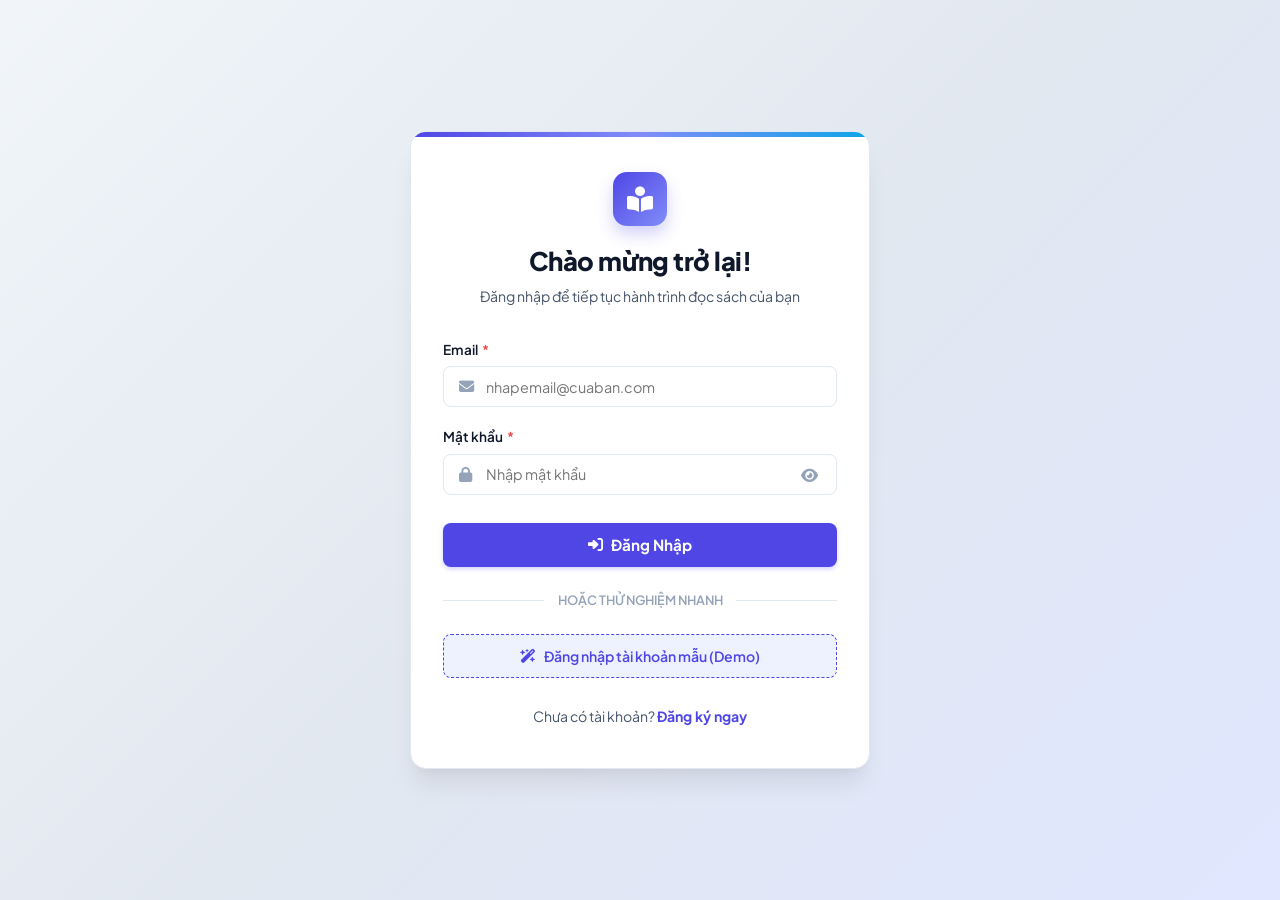
<file: index.html>
<!DOCTYPE html>
<html lang="vi">
<head>
    <meta charset="UTF-8">
    <meta name="viewport" content="width=device-width, initial-scale=1.0">
    <title>Book Reading Tracker - Website Theo Dõi Thói Quen Đọc Sách</title>
    <link rel="stylesheet" href="css/style.css">
    <script src="js/storage.js"></script>
    <script src="js/data.js"></script>
    <script>
        // Kiểm tra phiên đăng nhập và tự động điều hướng
        document.addEventListener('DOMContentLoaded', () => {
            const currentUser = StorageService.getCurrentUser();
            if (currentUser) {
                window.location.replace('pages/dashboard.html');
            } else {
                window.location.replace('pages/login.html');
            }
        });
    </script>
    <style>
        .redirect-screen {
            display: flex;
            flex-direction: column;
            align-items: center;
            justify-content: center;
            height: 100vh;
            background: #f8fafc;
            color: #475569;
            font-family: 'Plus Jakarta Sans', sans-serif;
            text-align: center;
        }
        .spinner {
            width: 44px;
            height: 44px;
            border: 4px solid #e2e8f0;
            border-top-color: #4f46e5;
            border-radius: 50%;
            animation: spin 0.8s linear infinite;
            margin-bottom: 1.25rem;
        }
        @keyframes spin {
            to { transform: rotate(360deg); }
        }
    </style>
</head>
<body>
    <div class="redirect-screen">
        <div class="spinner"></div>
        <p>Đang tải Book Reading Tracker...</p>
    </div>
</body>
</html>
</file>
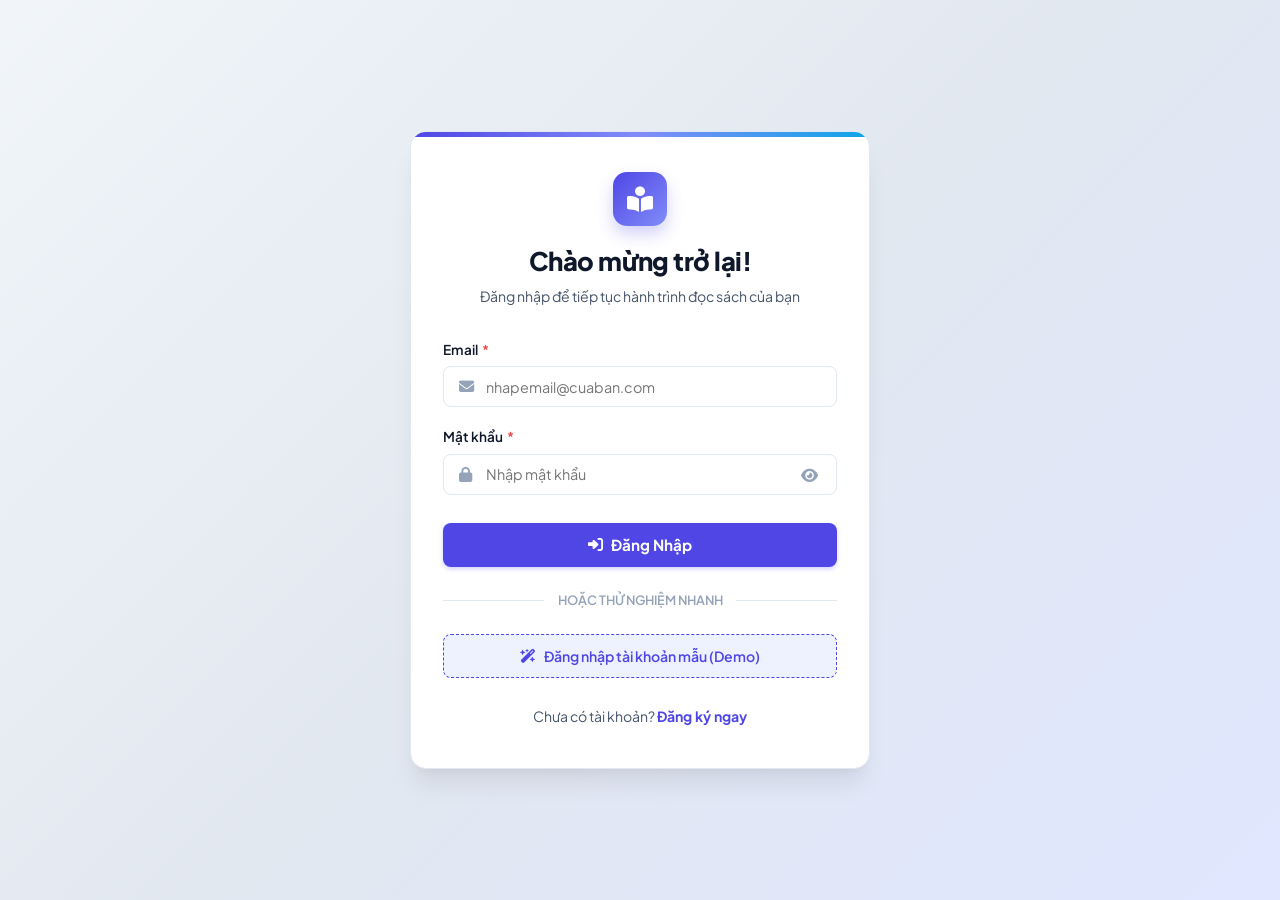
<file: pages/books.html>
<!DOCTYPE html>
<html lang="vi">
<head>
    <meta charset="UTF-8">
    <meta name="viewport" content="width=device-width, initial-scale=1.0">
    <title>Quản Lý Sách - Book Reading Tracker</title>
    <!-- Font Awesome -->
    <link rel="stylesheet" href="https://cdnjs.cloudflare.com/ajax/libs/font-awesome/6.5.1/css/all.min.css">
    <!-- Stylesheets -->
    <link rel="stylesheet" href="../css/style.css">
    <link rel="stylesheet" href="../css/books.css">
</head>
<body>

    <div class="app-layout">
        <!-- SIDEBAR -->
        <aside class="sidebar">
            <div class="sidebar-header">
                <div class="brand-icon">
                    <i class="fas fa-book-open-reader"></i>
                </div>
                <div class="brand-text">
                    <span class="brand-title">Book Tracker</span>
                    <span class="brand-subtitle">Thói quen đọc sách</span>
                </div>
            </div>

            <div class="sidebar-menu">
                <span class="menu-label">Menu Chính</span>
                <a href="dashboard.html" class="nav-item">
                    <i class="fas fa-chart-pie"></i>
                    <span>Dashboard</span>
                </a>
                <a href="books.html" class="nav-item active">
                    <i class="fas fa-book-bookmark"></i>
                    <span>Quản lý sách</span>
                </a>
                <a href="reading-history.html" class="nav-item">
                    <i class="fas fa-clock-rotate-left"></i>
                    <span>Lịch sử đọc</span>
                </a>
                <a href="statistics.html" class="nav-item">
                    <i class="fas fa-chart-column"></i>
                    <span>Thống kê</span>
                </a>

                <span class="menu-label" style="margin-top: 1rem;">Tài khoản</span>
                <a href="profile.html" class="nav-item">
                    <i class="fas fa-user-gear"></i>
                    <span>Thông tin cá nhân</span>
                </a>
            </div>

            <div class="sidebar-footer">
                <div class="user-mini-card">
                    <div id="sidebarUserAvatar" class="user-mini-avatar">U</div>
                    <div class="user-mini-info">
                        <div id="sidebarUserName" class="user-mini-name">Đang tải...</div>
                        <div id="sidebarUserEmail" class="user-mini-email">user@email.com</div>
                    </div>
                </div>
                <button type="button" class="btn-logout">
                    <i class="fas fa-right-from-bracket"></i> Đăng xuất
                </button>
            </div>
        </aside>

        <!-- MAIN WRAPPER -->
        <div class="main-wrapper">
            <!-- HEADER -->
            <header class="main-header">
                <div class="header-left">
                    <button type="button" id="btnMenuToggle" class="btn-menu-toggle" aria-label="Mở Menu">
                        <i class="fas fa-bars"></i>
                    </button>
                    <h1 class="page-headline">Tủ sách cá nhân</h1>
                </div>

                <div class="header-right">
                    <div class="header-user">
                        <div id="headerUserAvatar" class="header-user-avatar">U</div>
                        <span id="headerUserName" class="header-user-name">Đang tải...</span>
                    </div>
                </div>
            </header>

            <!-- PAGE CONTAINER -->
            <main class="page-container">
                <!-- Page Top Actions -->
                <div class="content-header">
                    <div>
                        <h2 class="content-header-title">Danh sách sách theo dõi <span id="booksCountBadge" class="badge badge-category" style="font-size: 0.85rem; vertical-align: middle;">0 cuốn</span></h2>
                        <p class="content-header-subtitle">Quản lý và cập nhật tiến độ đọc từng cuốn sách của riêng bạn</p>
                    </div>
                    <button type="button" class="btn btn-primary" onclick="openAddBookModal()">
                        <i class="fas fa-plus"></i> Thêm sách mới
                    </button>
                </div>

                <!-- Toolbar: Search & Filters -->
                <div class="books-toolbar">
                    <div class="search-box">
                        <i class="fas fa-search search-icon"></i>
                        <input type="text" id="searchBookInput" class="search-input" placeholder="Tìm kiếm theo tên sách hoặc tác giả...">
                    </div>

                    <div class="filter-group">
                        <select id="statusFilter" class="filter-select">
                            <option value="all">Tất cả trạng thái</option>
                            <option value="Đang đọc">Đang đọc</option>
                            <option value="Đã hoàn thành">Đã hoàn thành</option>
                        </select>

                        <select id="categoryFilter" class="filter-select">
                            <option value="all">Tất cả thể loại</option>
                        </select>
                    </div>
                </div>

                <!-- Books Grid -->
                <div id="booksGridContainer" class="books-grid">
                    <!-- Rendered by books.js -->
                </div>
            </main>
        </div>
    </div>

    <!-- ==========================================
         MODAL: THÊM SÁCH MỚI
         ========================================== -->
    <div id="addBookModal" class="modal-backdrop">
        <div class="modal-box">
            <div class="modal-header">
                <h3 class="modal-title"><i class="fas fa-book-medical" style="color: var(--primary);"></i> Thêm Sách Mới</h3>
                <button type="button" class="modal-close" data-modal-close aria-label="Đóng"><i class="fas fa-times"></i></button>
            </div>
            <form id="addBookForm">
                <div class="modal-body">
                    <div class="form-group">
                        <label for="addBookTitle" class="form-label">Tên cuốn sách <span class="required">*</span></label>
                        <input type="text" id="addBookTitle" class="form-control" placeholder="Ví dụ: Đắc Nhân Tâm" required>
                    </div>

                    <div class="form-group">
                        <label for="addBookAuthor" class="form-label">Tác giả <span class="required">*</span></label>
                        <input type="text" id="addBookAuthor" class="form-control" placeholder="Ví dụ: Dale Carnegie" required>
                    </div>

                    <div class="form-group">
                        <label for="addBookCategory" class="form-label">Thể loại <span class="required">*</span></label>
                        <input type="text" id="addBookCategory" class="form-control" placeholder="Ví dụ: Kỹ năng sống, Tiểu thuyết..." required list="categorySuggestions">
                        <datalist id="categorySuggestions">
                            <option value="Phát triển bản thân"></option>
                            <option value="Văn học - Tiểu thuyết"></option>
                            <option value="Kinh tế - Tài chính"></option>
                            <option value="Công nghệ thông tin"></option>
                            <option value="Tâm lý học"></option>
                            <option value="Khoa học - Lịch sử"></option>
                            <option value="Kỹ năng sống"></option>
                        </datalist>
                    </div>

                    <div class="form-group">
                        <label for="addBookTotalPages" class="form-label">Tổng số trang <span class="required">*</span></label>
                        <input type="number" id="addBookTotalPages" class="form-control" placeholder="Ví dụ: 320" min="1" required>
                    </div>
                </div>
                <div class="modal-footer">
                    <button type="button" class="btn btn-secondary" data-modal-close>Hủy bỏ</button>
                    <button type="submit" class="btn btn-primary"><i class="fas fa-plus"></i> Thêm vào tủ sách</button>
                </div>
            </form>
        </div>
    </div>

    <!-- ==========================================
         MODAL: CHỈNH SỬA SÁCH
         ========================================== -->
    <div id="editBookModal" class="modal-backdrop">
        <div class="modal-box">
            <div class="modal-header">
                <h3 class="modal-title"><i class="fas fa-pen-to-square" style="color: var(--primary);"></i> Chỉnh Sửa Thông Tin Sách</h3>
                <button type="button" class="modal-close" data-modal-close aria-label="Đóng"><i class="fas fa-times"></i></button>
            </div>
            <form id="editBookForm">
                <input type="hidden" id="editBookId">
                <div class="modal-body">
                    <div class="form-group">
                        <label for="editBookTitle" class="form-label">Tên cuốn sách <span class="required">*</span></label>
                        <input type="text" id="editBookTitle" class="form-control" required>
                    </div>

                    <div class="form-group">
                        <label for="editBookAuthor" class="form-label">Tác giả <span class="required">*</span></label>
                        <input type="text" id="editBookAuthor" class="form-control" required>
                    </div>

                    <div class="form-group">
                        <label for="editBookCategory" class="form-label">Thể loại <span class="required">*</span></label>
                        <input type="text" id="editBookCategory" class="form-control" required list="categorySuggestions">
                    </div>

                    <div class="form-group">
                        <label for="editBookTotalPages" class="form-label">Tổng số trang <span class="required">*</span></label>
                        <input type="number" id="editBookTotalPages" class="form-control" min="1" required>
                        <div id="editBookReadPagesHint" style="font-size: 0.8rem; color: var(--text-muted); margin-top: 0.35rem;"></div>
                    </div>
                </div>
                <div class="modal-footer">
                    <button type="button" class="btn btn-secondary" data-modal-close>Hủy bỏ</button>
                    <button type="submit" class="btn btn-primary"><i class="fas fa-check"></i> Lưu thay đổi</button>
                </div>
            </form>
        </div>
    </div>

    <!-- ==========================================
         MODAL: XÁC NHẬN XÓA SÁCH
         ========================================== -->
    <div id="deleteBookModal" class="modal-backdrop">
        <div class="modal-box" style="max-width: 440px;">
            <div class="modal-header">
                <h3 class="modal-title" style="color: var(--danger);"><i class="fas fa-triangle-exclamation"></i> Xác Nhận Xóa Sách</h3>
                <button type="button" class="modal-close" data-modal-close aria-label="Đóng"><i class="fas fa-times"></i></button>
            </div>
            <div class="modal-body">
                <p id="deleteBookMessage" style="color: var(--text-secondary); line-height: 1.6;"></p>
            </div>
            <div class="modal-footer">
                <button type="button" class="btn btn-secondary" data-modal-close>Không xóa</button>
                <button type="button" id="btnConfirmDeleteBook" class="btn btn-danger"><i class="fas fa-trash-can"></i> Xóa vĩnh viễn</button>
            </div>
        </div>
    </div>

    <!-- Scripts -->
    <script src="../js/storage.js"></script>
    <script src="../js/data.js"></script>
    <script src="../js/main.js"></script>
    <script src="../js/books.js"></script>
</body>
</html>
</file>
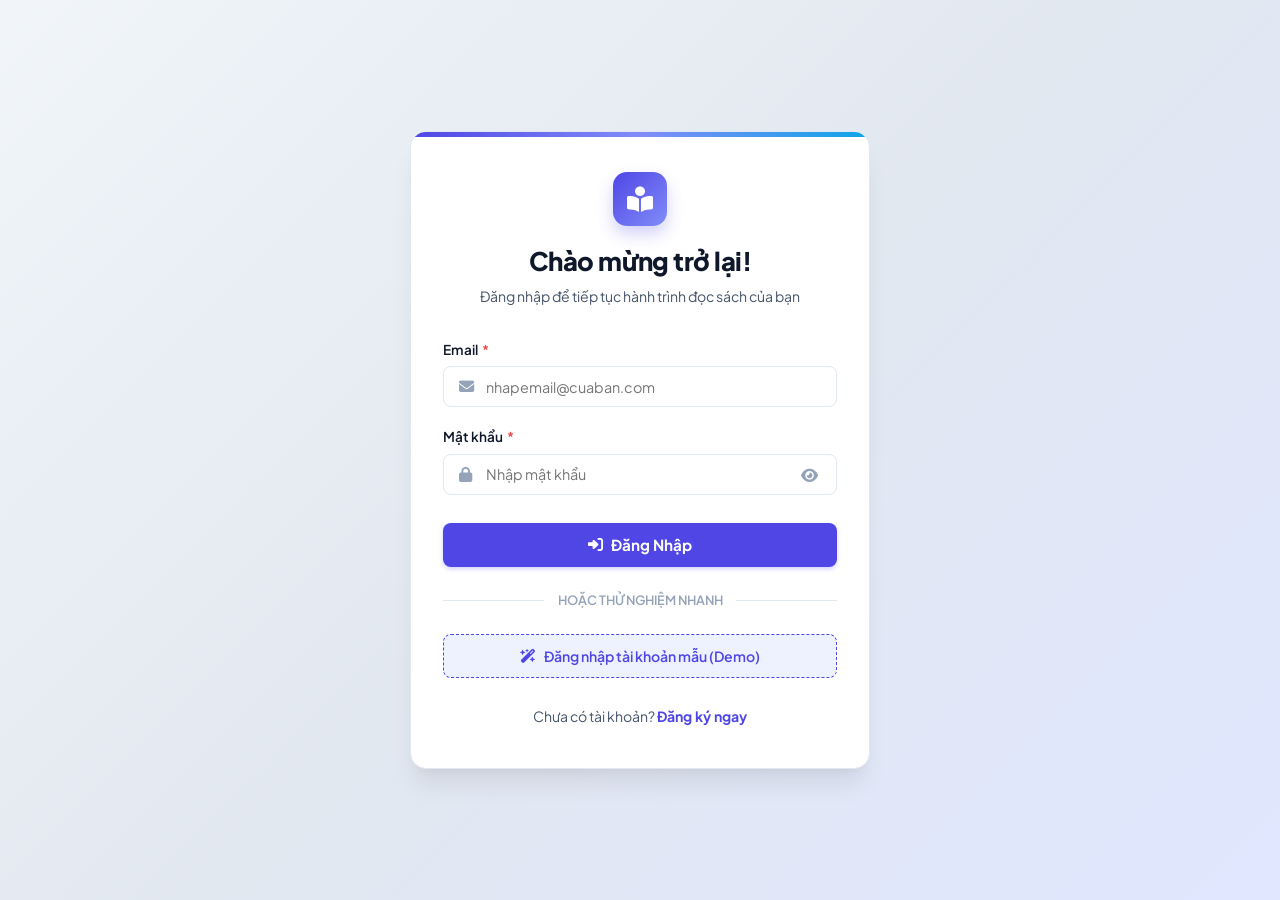
<file: pages/login.html>
<!DOCTYPE html>
<html lang="vi">
<head>
    <meta charset="UTF-8">
    <meta name="viewport" content="width=device-width, initial-scale=1.0">
    <title>Đăng Nhập - Book Reading Tracker</title>
    <!-- Font Awesome -->
    <link rel="stylesheet" href="https://cdnjs.cloudflare.com/ajax/libs/font-awesome/6.5.1/css/all.min.css">
    <!-- CSS Styles -->
    <link rel="stylesheet" href="../css/style.css">
    <link rel="stylesheet" href="../css/auth.css">
</head>
<body class="auth-body">

    <div class="auth-container">
        <!-- Logo & Title -->
        <div class="auth-header">
            <div class="auth-logo">
                <i class="fas fa-book-open-reader"></i>
            </div>
            <h1 class="auth-title">Chào mừng trở lại!</h1>
            <p class="auth-desc">Đăng nhập để tiếp tục hành trình đọc sách của bạn</p>
        </div>

        <!-- Alert Notification -->
        <div id="authAlert" class="auth-alert"></div>

        <!-- Login Form -->
        <form id="loginForm" novalidate>
            <div class="form-group">
                <label for="loginEmail" class="form-label">
                    Email <span class="required">*</span>
                </label>
                <div class="input-group">
                    <i class="fas fa-envelope input-icon-left"></i>
                    <input type="email" id="loginEmail" class="form-control with-icon-left" placeholder="nhapemail@cuaban.com" required autocomplete="email">
                </div>
            </div>

            <div class="form-group">
                <label for="loginPassword" class="form-label">
                    Mật khẩu <span class="required">*</span>
                </label>
                <div class="input-group">
                    <i class="fas fa-lock input-icon-left"></i>
                    <input type="password" id="loginPassword" class="form-control with-icon-left" placeholder="Nhập mật khẩu" required autocomplete="current-password">
                    <button type="button" class="btn-toggle-password" title="Ẩn/Hiện mật khẩu" aria-label="Hiện mật khẩu">
                        <i class="fas fa-eye"></i>
                    </button>
                </div>
            </div>

            <button type="submit" class="btn btn-primary btn-auth-submit">
                <i class="fas fa-right-to-bracket"></i> Đăng Nhập
            </button>
        </form>

        <!-- Quick Demo Login -->
        <div class="auth-divider">
            <span>Hoặc thử nghiệm nhanh</span>
        </div>

        <button type="button" id="btnDemoLogin" class="btn-demo-fill">
            <i class="fas fa-wand-magic-sparkles"></i> Đăng nhập tài khoản mẫu (Demo)
        </button>

        <!-- Footer Link -->
        <div class="auth-footer">
            Chưa có tài khoản? <a href="register.html">Đăng ký ngay</a>
        </div>
    </div>

    <!-- Scripts -->
    <script src="../js/storage.js"></script>
    <script src="../js/data.js"></script>
    <script src="../js/auth.js"></script>
</body>
</html>
</file>
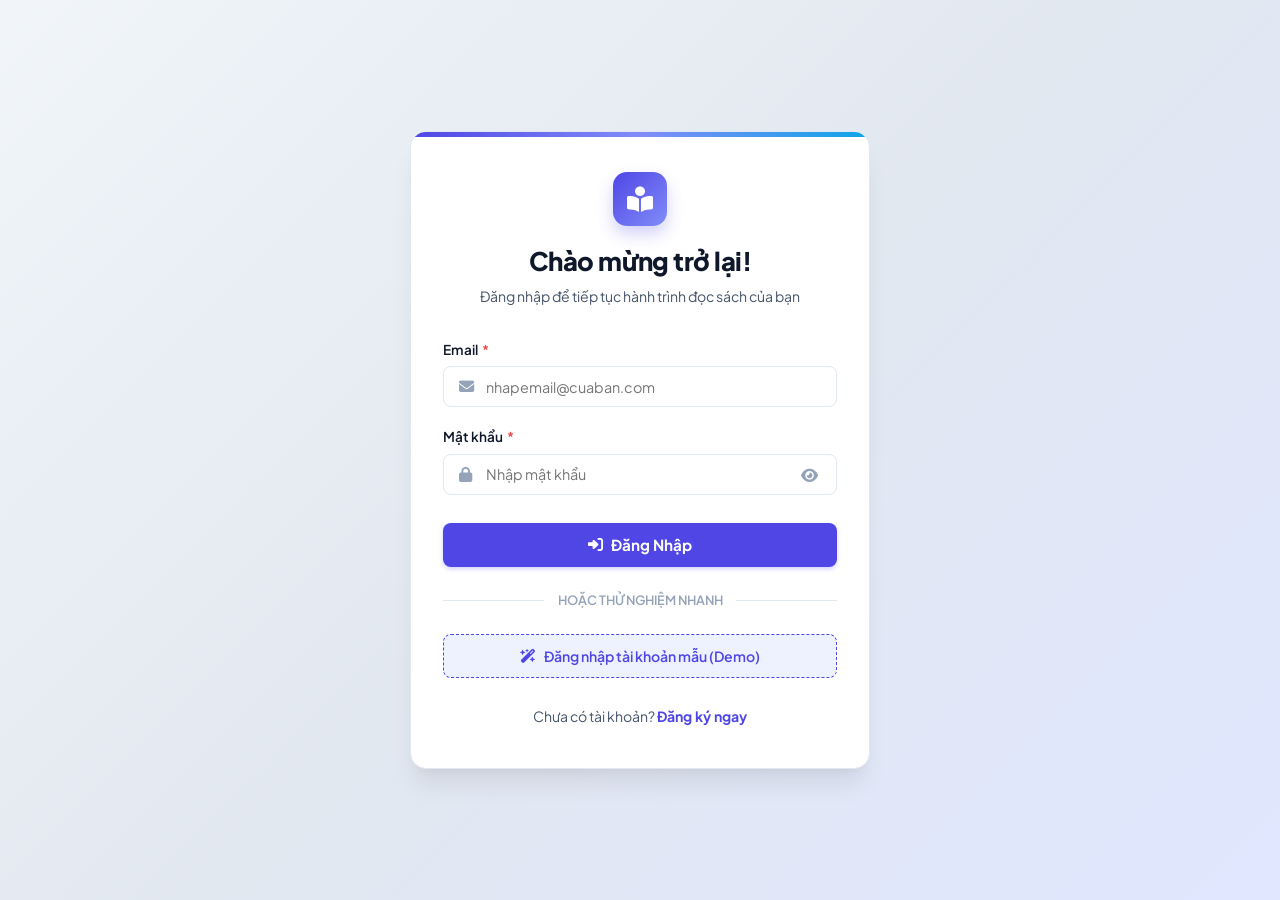
<file: pages/profile.html>
<!DOCTYPE html>
<html lang="vi">
<head>
    <meta charset="UTF-8">
    <meta name="viewport" content="width=device-width, initial-scale=1.0">
    <title>Thông Tin Cá Nhân - Book Reading Tracker</title>
    <!-- Font Awesome -->
    <link rel="stylesheet" href="https://cdnjs.cloudflare.com/ajax/libs/font-awesome/6.5.1/css/all.min.css">
    <!-- Stylesheets -->
    <link rel="stylesheet" href="../css/style.css">
    <link rel="stylesheet" href="../css/profile.css">
</head>
<body>

    <div class="app-layout">
        <!-- SIDEBAR -->
        <aside class="sidebar">
            <div class="sidebar-header">
                <div class="brand-icon">
                    <i class="fas fa-book-open-reader"></i>
                </div>
                <div class="brand-text">
                    <span class="brand-title">Book Tracker</span>
                    <span class="brand-subtitle">Thói quen đọc sách</span>
                </div>
            </div>

            <div class="sidebar-menu">
                <span class="menu-label">Menu Chính</span>
                <a href="dashboard.html" class="nav-item">
                    <i class="fas fa-chart-pie"></i>
                    <span>Dashboard</span>
                </a>
                <a href="books.html" class="nav-item">
                    <i class="fas fa-book-bookmark"></i>
                    <span>Quản lý sách</span>
                </a>
                <a href="reading-history.html" class="nav-item">
                    <i class="fas fa-clock-rotate-left"></i>
                    <span>Lịch sử đọc</span>
                </a>
                <a href="statistics.html" class="nav-item">
                    <i class="fas fa-chart-column"></i>
                    <span>Thống kê</span>
                </a>

                <span class="menu-label" style="margin-top: 1rem;">Tài khoản</span>
                <a href="profile.html" class="nav-item active">
                    <i class="fas fa-user-gear"></i>
                    <span>Thông tin cá nhân</span>
                </a>
            </div>

            <div class="sidebar-footer">
                <div class="user-mini-card">
                    <div id="sidebarUserAvatar" class="user-mini-avatar">U</div>
                    <div class="user-mini-info">
                        <div id="sidebarUserName" class="user-mini-name">Đang tải...</div>
                        <div id="sidebarUserEmail" class="user-mini-email">user@email.com</div>
                    </div>
                </div>
                <button type="button" class="btn-logout">
                    <i class="fas fa-right-from-bracket"></i> Đăng xuất
                </button>
            </div>
        </aside>

        <!-- MAIN WRAPPER -->
        <div class="main-wrapper">
            <!-- HEADER -->
            <header class="main-header">
                <div class="header-left">
                    <button type="button" id="btnMenuToggle" class="btn-menu-toggle" aria-label="Mở Menu">
                        <i class="fas fa-bars"></i>
                    </button>
                    <h1 class="page-headline">Hồ sơ người dùng</h1>
                </div>

                <div class="header-right">
                    <div class="header-user">
                        <div id="headerUserAvatar" class="header-user-avatar">U</div>
                        <span id="headerUserName" class="header-user-name">Đang tải...</span>
                    </div>
                </div>
            </header>

            <!-- PAGE CONTAINER -->
            <main class="page-container">
                <!-- Content Header -->
                <div class="content-header">
                    <div>
                        <h2 class="content-header-title">Quản lý thông tin tài khoản</h2>
                        <p class="content-header-subtitle">Xem và tùy chỉnh thông tin tài khoản cá nhân của bạn</p>
                    </div>
                </div>

                <div class="profile-layout">
                    <!-- Left: Profile Overview Card -->
                    <div class="card profile-avatar-card">
                        <div id="profileLargeAvatar" class="profile-large-avatar">U</div>
                        <h3 id="profileCardName" class="profile-name">Đang tải...</h3>
                        <p id="profileCardEmail" class="profile-email">user@email.com</p>

                        <div class="profile-stats-mini">
                            <div class="profile-stat-box">
                                <div id="profileBooksCount" class="profile-stat-val">0</div>
                                <div class="profile-stat-lbl">Cuốn sách</div>
                            </div>
                            <div class="profile-stat-box">
                                <div id="profilePagesCount" class="profile-stat-val">0</div>
                                <div class="profile-stat-lbl">Trang đã đọc</div>
                            </div>
                        </div>

                        <button type="button" id="btnLogout" class="btn btn-logout" style="width: 100%; padding: 0.75rem;">
                            <i class="fas fa-arrow-right-from-bracket"></i> Đăng xuất tài khoản
                        </button>
                    </div>

                    <!-- Right: Form Edit Profile -->
                    <div class="card">
                        <div class="card-header">
                            <h3 class="card-title">
                                <i class="fas fa-id-badge" style="color: var(--primary);"></i>
                                Chi tiết tài khoản
                            </h3>
                        </div>
                        <div class="card-body">
                            <form id="profileForm">
                                <div class="form-group">
                                    <label for="profileFullName" class="form-label">
                                        Họ và tên <span class="required">*</span>
                                    </label>
                                    <div class="input-group">
                                        <i class="fas fa-user input-icon-left"></i>
                                        <input type="text" id="profileFullName" class="form-control with-icon-left" required>
                                    </div>
                                    <span style="font-size: 0.78rem; color: var(--text-muted); margin-top: 0.25rem; display: block;">
                                        Tên này sẽ hiển thị ở góc trên và thanh bên trái.
                                    </span>
                                </div>

                                <div class="form-group">
                                    <label for="profileEmail" class="form-label">Địa chỉ Email</label>
                                    <div class="input-group">
                                        <i class="fas fa-envelope input-icon-left"></i>
                                        <input type="email" id="profileEmail" class="form-control with-icon-left" readonly style="background-color: var(--bg-main); cursor: not-allowed;">
                                    </div>
                                    <span style="font-size: 0.78rem; color: var(--text-muted); margin-top: 0.25rem; display: block;">
                                        Email dùng để đăng nhập và định danh tài khoản.
                                    </span>
                                </div>

                                <div class="form-group">
                                    <label for="profileCreatedAt" class="form-label">Ngày tạo tài khoản</label>
                                    <div class="input-group">
                                        <i class="fas fa-calendar-day input-icon-left"></i>
                                        <input type="text" id="profileCreatedAt" class="form-control with-icon-left" readonly style="background-color: var(--bg-main); cursor: not-allowed;">
                                    </div>
                                </div>

                                <div style="display: flex; justify-content: flex-end; margin-top: 1.5rem;">
                                    <button type="submit" class="btn btn-primary">
                                        <i class="fas fa-floppy-disk"></i> Lưu thay đổi
                                    </button>
                                </div>
                            </form>
                        </div>
                    </div>
                </div>
            </main>
        </div>
    </div>

    <!-- Scripts -->
    <script src="../js/storage.js"></script>
    <script src="../js/data.js"></script>
    <script src="../js/main.js"></script>
    <script src="../js/profile.js"></script>
</body>
</html>
</file>
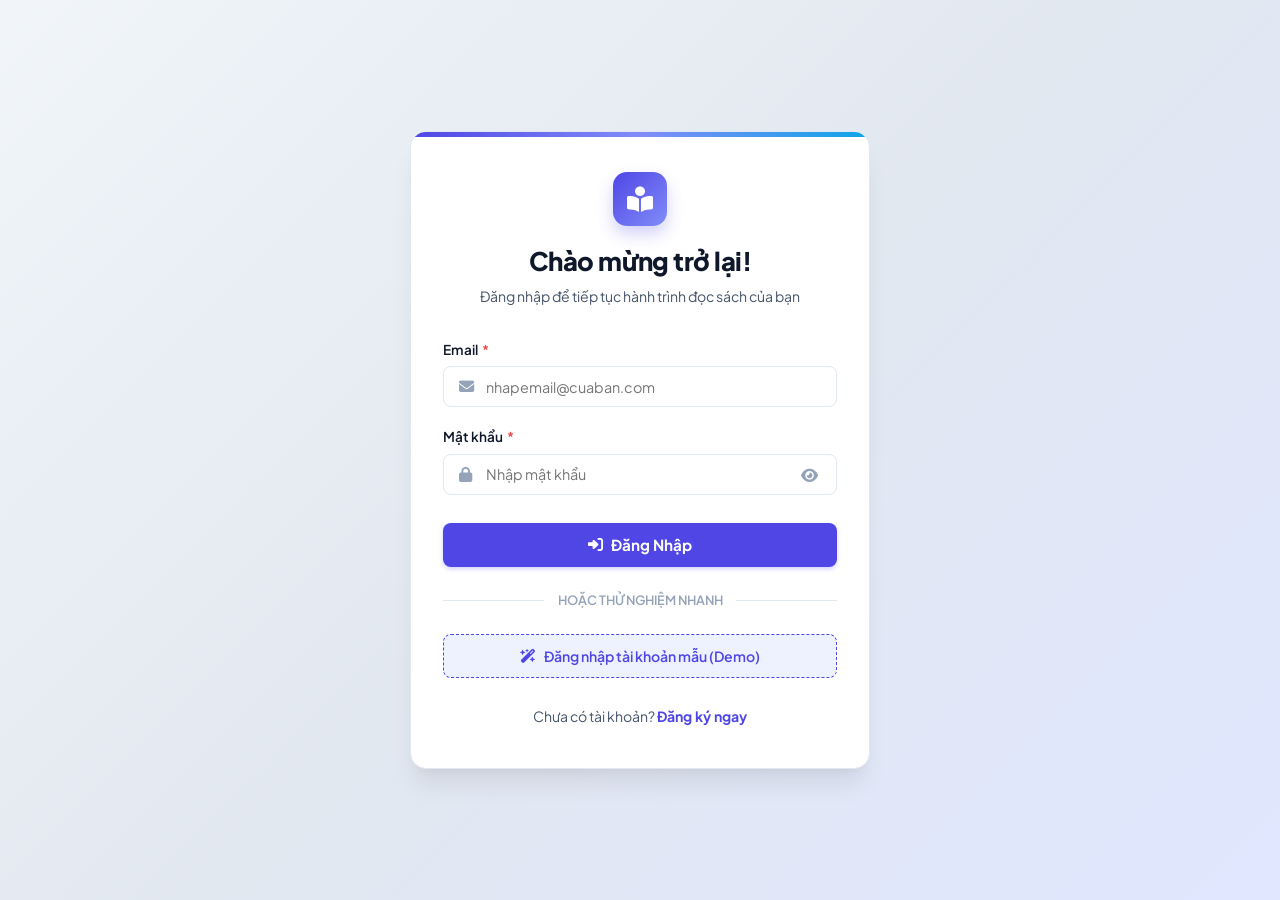
<file: pages/reading-history.html>
<!DOCTYPE html>
<html lang="vi">
<head>
    <meta charset="UTF-8">
    <meta name="viewport" content="width=device-width, initial-scale=1.0">
    <title>Lịch Sử Đọc Sách - Book Reading Tracker</title>
    <!-- Font Awesome -->
    <link rel="stylesheet" href="https://cdnjs.cloudflare.com/ajax/libs/font-awesome/6.5.1/css/all.min.css">
    <!-- Stylesheets -->
    <link rel="stylesheet" href="../css/style.css">
    <link rel="stylesheet" href="../css/reading-history.css">
</head>
<body>

    <div class="app-layout">
        <!-- SIDEBAR -->
        <aside class="sidebar">
            <div class="sidebar-header">
                <div class="brand-icon">
                    <i class="fas fa-book-open-reader"></i>
                </div>
                <div class="brand-text">
                    <span class="brand-title">Book Tracker</span>
                    <span class="brand-subtitle">Thói quen đọc sách</span>
                </div>
            </div>

            <div class="sidebar-menu">
                <span class="menu-label">Menu Chính</span>
                <a href="dashboard.html" class="nav-item">
                    <i class="fas fa-chart-pie"></i>
                    <span>Dashboard</span>
                </a>
                <a href="books.html" class="nav-item">
                    <i class="fas fa-book-bookmark"></i>
                    <span>Quản lý sách</span>
                </a>
                <a href="reading-history.html" class="nav-item active">
                    <i class="fas fa-clock-rotate-left"></i>
                    <span>Lịch sử đọc</span>
                </a>
                <a href="statistics.html" class="nav-item">
                    <i class="fas fa-chart-column"></i>
                    <span>Thống kê</span>
                </a>

                <span class="menu-label" style="margin-top: 1rem;">Tài khoản</span>
                <a href="profile.html" class="nav-item">
                    <i class="fas fa-user-gear"></i>
                    <span>Thông tin cá nhân</span>
                </a>
            </div>

            <div class="sidebar-footer">
                <div class="user-mini-card">
                    <div id="sidebarUserAvatar" class="user-mini-avatar">U</div>
                    <div class="user-mini-info">
                        <div id="sidebarUserName" class="user-mini-name">Đang tải...</div>
                        <div id="sidebarUserEmail" class="user-mini-email">user@email.com</div>
                    </div>
                </div>
                <button type="button" class="btn-logout">
                    <i class="fas fa-right-from-bracket"></i> Đăng xuất
                </button>
            </div>
        </aside>

        <!-- MAIN WRAPPER -->
        <div class="main-wrapper">
            <!-- HEADER -->
            <header class="main-header">
                <div class="header-left">
                    <button type="button" id="btnMenuToggle" class="btn-menu-toggle" aria-label="Mở Menu">
                        <i class="fas fa-bars"></i>
                    </button>
                    <h1 class="page-headline">Nhật ký đọc sách</h1>
                </div>

                <div class="header-right">
                    <div class="header-user">
                        <div id="headerUserAvatar" class="header-user-avatar">U</div>
                        <span id="headerUserName" class="header-user-name">Đang tải...</span>
                    </div>
                </div>
            </header>

            <!-- PAGE CONTAINER -->
            <main class="page-container">
                <!-- Content Top Header -->
                <div class="content-header">
                    <div>
                        <h2 class="content-header-title">Lịch sử quá trình đọc <span id="historyCountBadge" class="badge badge-category" style="font-size: 0.85rem; vertical-align: middle;">0 bản ghi</span></h2>
                        <p class="content-header-subtitle">Theo dõi từng lần đọc sách để hình thành thói quen kỷ luật mỗi ngày</p>
                    </div>
                    <button type="button" class="btn btn-primary" onclick="openAddLogModal()">
                        <i class="fas fa-plus"></i> Ghi nhận đọc sách
                    </button>
                </div>

                <!-- Toolbar: Filter by Book and Date -->
                <div class="history-toolbar">
                    <div class="history-filters">
                        <select id="bookFilterSelect" class="form-control" style="width: auto; min-width: 240px; cursor: pointer;">
                            <option value="all">Tất cả các cuốn sách</option>
                        </select>

                        <div class="date-filter-group">
                            <span style="font-size: 0.85rem; color: var(--text-secondary); font-weight: 500;">Ngày:</span>
                            <input type="date" id="dateFilterInput" class="date-input">
                        </div>

                        <button type="button" id="btnResetFilter" class="btn btn-secondary btn-sm" title="Đặt lại bộ lọc">
                            <i class="fas fa-rotate-left"></i> Đặt lại
                        </button>
                    </div>
                </div>

                <!-- Table Card -->
                <div class="card">
                    <div class="card-body" style="padding: 0;">
                        <div class="table-responsive">
                            <table class="data-table">
                                <thead>
                                    <tr>
                                        <th>Tên sách</th>
                                        <th>Ngày đọc</th>
                                        <th>Số trang</th>
                                        <th>Ghi chú cảm nghĩ</th>
                                        <th style="width: 100px;">Thao tác</th>
                                    </tr>
                                </thead>
                                <tbody id="readingHistoryTableBody">
                                    <!-- Rendered by reading-history.js -->
                                </tbody>
                            </table>
                        </div>
                    </div>
                </div>
            </main>
        </div>
    </div>

    <!-- ==========================================
         MODAL: THÊM LƯỢT ĐỌC SÁCH
         ========================================== -->
    <div id="addLogModal" class="modal-backdrop">
        <div class="modal-box">
            <div class="modal-header">
                <h3 class="modal-title"><i class="fas fa-feather-pointed" style="color: var(--primary);"></i> Ghi Nhận Lần Đọc Sách</h3>
                <button type="button" class="modal-close" data-modal-close aria-label="Đóng"><i class="fas fa-times"></i></button>
            </div>
            <form id="addLogForm">
                <div class="modal-body">
                    <div class="form-group">
                        <label for="addLogBookId" class="form-label">Chọn cuốn sách <span class="required">*</span></label>
                        <select id="addLogBookId" class="form-control" required>
                            <!-- Rendered by js -->
                        </select>
                        <div id="addRemainingHint" class="hint-remaining-pages"></div>
                    </div>

                    <div class="form-group">
                        <label for="addLogDate" class="form-label">Ngày đọc <span class="required">*</span></label>
                        <input type="date" id="addLogDate" class="form-control" required>
                    </div>

                    <div class="form-group">
                        <label for="addLogPages" class="form-label">Số trang đã đọc hôm nay <span class="required">*</span></label>
                        <input type="number" id="addLogPages" class="form-control" placeholder="Ví dụ: 30" min="1" required>
                    </div>

                    <div class="form-group">
                        <label for="addLogNote" class="form-label">Ghi chú hoặc bài học tâm đắc</label>
                        <textarea id="addLogNote" class="form-control" rows="3" placeholder="Ghi lại cảm xúc hoặc điểm hay bạn vừa đọc..."></textarea>
                    </div>
                </div>
                <div class="modal-footer">
                    <button type="button" class="btn btn-secondary" data-modal-close>Hủy bỏ</button>
                    <button type="submit" class="btn btn-primary"><i class="fas fa-check"></i> Lưu vào nhật ký</button>
                </div>
            </form>
        </div>
    </div>

    <!-- ==========================================
         MODAL: CHỈNH SỬA LƯỢT ĐỌC SÁCH
         ========================================== -->
    <div id="editLogModal" class="modal-backdrop">
        <div class="modal-box">
            <div class="modal-header">
                <h3 class="modal-title"><i class="fas fa-pen-to-square" style="color: var(--primary);"></i> Sửa Nhật Ký Đọc</h3>
                <button type="button" class="modal-close" data-modal-close aria-label="Đóng"><i class="fas fa-times"></i></button>
            </div>
            <form id="editLogForm">
                <input type="hidden" id="editLogId">
                <input type="hidden" id="editLogBookId">
                <div class="modal-body">
                    <div class="form-group">
                        <label class="form-label">Cuốn sách</label>
                        <div id="editLogBookTitle" style="font-weight: 700; color: var(--primary); padding: 0.4rem 0;"></div>
                    </div>

                    <div class="form-group">
                        <label for="editLogDate" class="form-label">Ngày đọc <span class="required">*</span></label>
                        <input type="date" id="editLogDate" class="form-control" required>
                    </div>

                    <div class="form-group">
                        <label for="editLogPages" class="form-label">Số trang đã đọc <span class="required">*</span></label>
                        <input type="number" id="editLogPages" class="form-control" min="1" required>
                        <div id="editRemainingHint" class="hint-remaining-pages"></div>
                    </div>

                    <div class="form-group">
                        <label for="editLogNote" class="form-label">Ghi chú</label>
                        <textarea id="editLogNote" class="form-control" rows="3"></textarea>
                    </div>
                </div>
                <div class="modal-footer">
                    <button type="button" class="btn btn-secondary" data-modal-close>Hủy bỏ</button>
                    <button type="submit" class="btn btn-primary"><i class="fas fa-check"></i> Cập nhật</button>
                </div>
            </form>
        </div>
    </div>

    <!-- ==========================================
         MODAL: XÁC NHẬN XÓA LƯỢT ĐỌC
         ========================================== -->
    <div id="deleteLogModal" class="modal-backdrop">
        <div class="modal-box" style="max-width: 440px;">
            <div class="modal-header">
                <h3 class="modal-title" style="color: var(--danger);"><i class="fas fa-triangle-exclamation"></i> Xác Nhận Xóa Bản Ghi</h3>
                <button type="button" class="modal-close" data-modal-close aria-label="Đóng"><i class="fas fa-times"></i></button>
            </div>
            <div class="modal-body">
                <p id="deleteLogMessage" style="color: var(--text-secondary); line-height: 1.6;"></p>
            </div>
            <div class="modal-footer">
                <button type="button" class="btn btn-secondary" data-modal-close>Không xóa</button>
                <button type="button" id="btnConfirmDeleteLog" class="btn btn-danger"><i class="fas fa-trash-can"></i> Xóa bản ghi</button>
            </div>
        </div>
    </div>

    <!-- Scripts -->
    <script src="../js/storage.js"></script>
    <script src="../js/data.js"></script>
    <script src="../js/main.js"></script>
    <script src="../js/reading-history.js"></script>
</body>
</html>
</file>
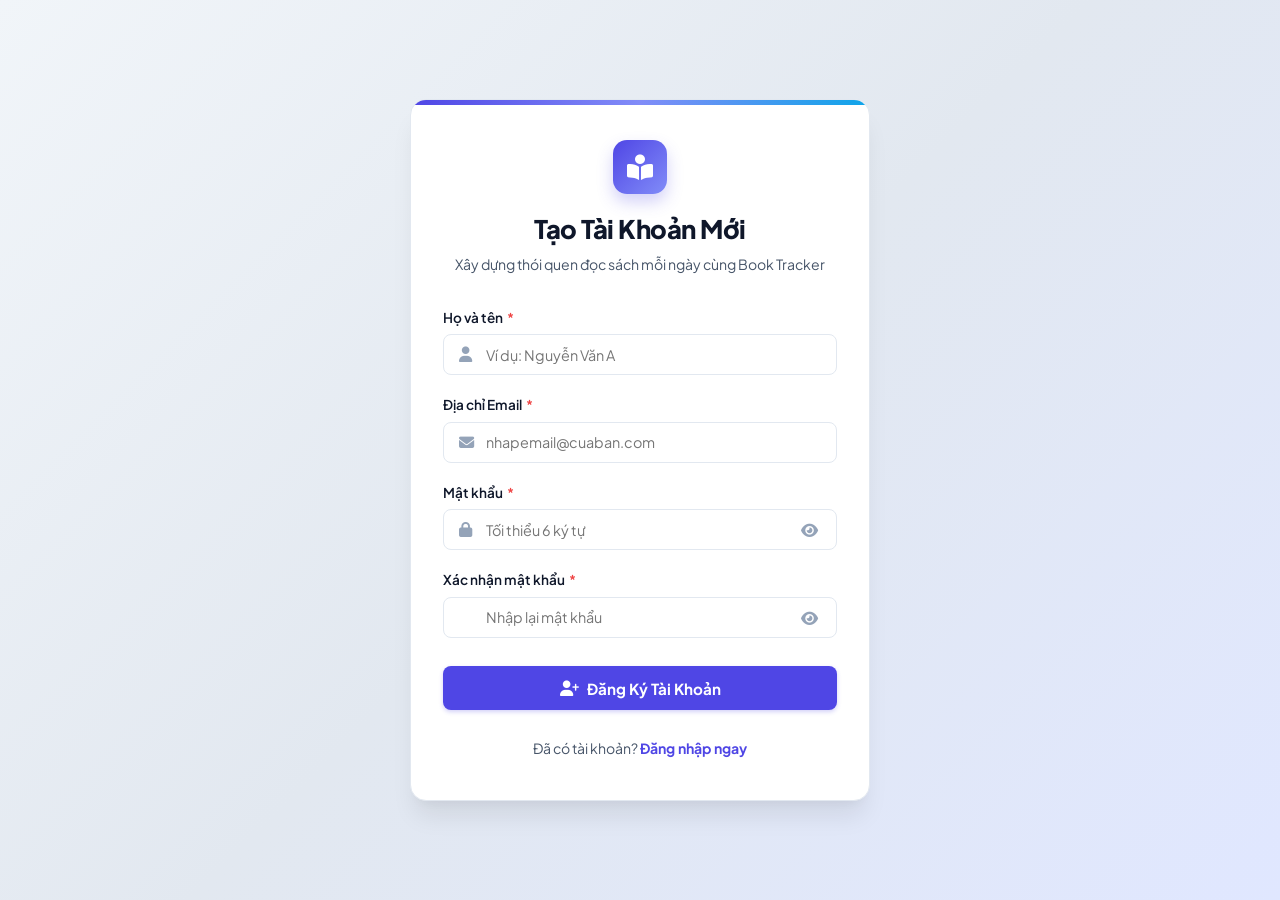
<file: pages/register.html>
<!DOCTYPE html>
<html lang="vi">
<head>
    <meta charset="UTF-8">
    <meta name="viewport" content="width=device-width, initial-scale=1.0">
    <title>Đăng Ký Tài Khoản - Book Reading Tracker</title>
    <!-- Font Awesome -->
    <link rel="stylesheet" href="https://cdnjs.cloudflare.com/ajax/libs/font-awesome/6.5.1/css/all.min.css">
    <!-- CSS Styles -->
    <link rel="stylesheet" href="../css/style.css">
    <link rel="stylesheet" href="../css/auth.css">
</head>
<body class="auth-body">

    <div class="auth-container">
        <!-- Logo & Title -->
        <div class="auth-header">
            <div class="auth-logo">
                <i class="fas fa-book-open-reader"></i>
            </div>
            <h1 class="auth-title">Tạo Tài Khoản Mới</h1>
            <p class="auth-desc">Xây dựng thói quen đọc sách mỗi ngày cùng Book Tracker</p>
        </div>

        <!-- Alert Notification -->
        <div id="authAlert" class="auth-alert"></div>

        <!-- Register Form -->
        <form id="registerForm" novalidate>
            <div class="form-group">
                <label for="registerFullName" class="form-label">
                    Họ và tên <span class="required">*</span>
                </label>
                <div class="input-group">
                    <i class="fas fa-user input-icon-left"></i>
                    <input type="text" id="registerFullName" class="form-control with-icon-left" placeholder="Ví dụ: Nguyễn Văn A" required>
                </div>
            </div>

            <div class="form-group">
                <label for="registerEmail" class="form-label">
                    Địa chỉ Email <span class="required">*</span>
                </label>
                <div class="input-group">
                    <i class="fas fa-envelope input-icon-left"></i>
                    <input type="email" id="registerEmail" class="form-control with-icon-left" placeholder="nhapemail@cuaban.com" required>
                </div>
            </div>

            <div class="form-group">
                <label for="registerPassword" class="form-label">
                    Mật khẩu <span class="required">*</span>
                </label>
                <div class="input-group">
                    <i class="fas fa-lock input-icon-left"></i>
                    <input type="password" id="registerPassword" class="form-control with-icon-left" placeholder="Tối thiểu 6 ký tự" required autocomplete="new-password">
                    <button type="button" class="btn-toggle-password" title="Ẩn/Hiện mật khẩu" aria-label="Hiện mật khẩu">
                        <i class="fas fa-eye"></i>
                    </button>
                </div>
            </div>

            <div class="form-group">
                <label for="registerConfirmPassword" class="form-label">
                    Xác nhận mật khẩu <span class="required">*</span>
                </label>
                <div class="input-group">
                    <i class="fas fa-shield-check input-icon-left"></i>
                    <input type="password" id="registerConfirmPassword" class="form-control with-icon-left" placeholder="Nhập lại mật khẩu" required autocomplete="new-password">
                    <button type="button" class="btn-toggle-password" title="Ẩn/Hiện mật khẩu" aria-label="Hiện mật khẩu">
                        <i class="fas fa-eye"></i>
                    </button>
                </div>
            </div>

            <button type="submit" class="btn btn-primary btn-auth-submit">
                <i class="fas fa-user-plus"></i> Đăng Ký Tài Khoản
            </button>
        </form>

        <!-- Footer Link -->
        <div class="auth-footer">
            Đã có tài khoản? <a href="login.html">Đăng nhập ngay</a>
        </div>
    </div>

    <!-- Scripts -->
    <script src="../js/storage.js"></script>
    <script src="../js/data.js"></script>
    <script src="../js/auth.js"></script>
</body>
</html>
</file>
<file: css/style.css>
/* ===================================================================
   BOOK READING TRACKER - GLOBAL STYLES (css/style.css)
   =================================================================== */

@import url('https://fonts.googleapis.com/css2?family=Plus+Jakarta+Sans:wght@300;400;500;600;700;800&display=swap');

:root {
    /* Color Palette */
    --primary: #4f46e5;
    --primary-hover: #4338ca;
    --primary-light: #eef2ff;
    --primary-soft: rgba(79, 70, 229, 0.08);

    --secondary: #0ea5e9;
    --accent: #f59e0b;

    --success: #10b981;
    --success-light: #ecfdf5;
    --warning: #f59e0b;
    --warning-light: #fffbeb;
    --danger: #ef4444;
    --danger-light: #fef2f2;
    --info: #3b82f6;
    --info-light: #eff6ff;

    /* Neutrals */
    --bg-main: #f8fafc;
    --bg-card: #ffffff;
    --bg-sidebar: #0f172a;
    --sidebar-text: #94a3b8;
    --sidebar-active: #ffffff;
    --sidebar-hover: #1e293b;

    --text-primary: #0f172a;
    --text-secondary: #475569;
    --text-muted: #94a3b8;
    --border-color: #e2e8f0;
    --border-light: #f1f5f9;

    /* Layout & Spacing */
    --sidebar-width: 260px;
    --header-height: 70px;
    --radius-sm: 8px;
    --radius-md: 12px;
    --radius-lg: 16px;
    --radius-full: 9999px;

    /* Shadows */
    --shadow-sm: 0 1px 2px 0 rgba(0, 0, 0, 0.05);
    --shadow-md: 0 4px 6px -1px rgba(0, 0, 0, 0.07), 0 2px 4px -1px rgba(0, 0, 0, 0.04);
    --shadow-lg: 0 10px 15px -3px rgba(0, 0, 0, 0.08), 0 4px 6px -2px rgba(0, 0, 0, 0.03);
    --shadow-card: 0 2px 8px rgba(15, 23, 42, 0.04), 0 1px 2px rgba(15, 23, 42, 0.02);

    /* Transitions */
    --transition-fast: 0.15s ease;
    --transition-normal: 0.25s ease;
}

* {
    margin: 0;
    padding: 0;
    box-sizing: border-box;
}

body {
    font-family: 'Plus Jakarta Sans', -apple-system, BlinkMacSystemFont, "Segoe UI", Roboto, sans-serif;
    background-color: var(--bg-main);
    color: var(--text-primary);
    line-height: 1.5;
    -webkit-font-smoothing: antialiased;
}

a {
    text-decoration: none;
    color: inherit;
}

button {
    cursor: pointer;
    border: none;
    background: none;
    font-family: inherit;
}

input, select, textarea {
    font-family: inherit;
}

/* ===================================================================
   LAYOUT: SIDEBAR, HEADER & MAIN WRAPPER
   =================================================================== */

.app-layout {
    display: flex;
    min-height: 100vh;
}

/* SIDEBAR */
.sidebar {
    width: var(--sidebar-width);
    background-color: var(--bg-sidebar);
    color: var(--sidebar-text);
    display: flex;
    flex-direction: column;
    position: fixed;
    top: 0;
    bottom: 0;
    left: 0;
    z-index: 100;
    transition: transform var(--transition-normal);
    border-right: 1px solid rgba(255, 255, 255, 0.06);
}

.sidebar-header {
    height: var(--header-height);
    display: flex;
    align-items: center;
    padding: 0 1.5rem;
    gap: 0.75rem;
    border-bottom: 1px solid rgba(255, 255, 255, 0.06);
}

.brand-icon {
    width: 40px;
    height: 40px;
    background: linear-gradient(135deg, var(--primary), #818cf8);
    color: white;
    border-radius: var(--radius-md);
    display: flex;
    align-items: center;
    justify-content: center;
    font-size: 1.25rem;
    box-shadow: 0 4px 10px rgba(79, 70, 229, 0.35);
}

.brand-text {
    display: flex;
    flex-direction: column;
}

.brand-title {
    color: #ffffff;
    font-size: 1.05rem;
    font-weight: 700;
    letter-spacing: -0.01em;
}

.brand-subtitle {
    color: var(--sidebar-text);
    font-size: 0.75rem;
    font-weight: 400;
}

.sidebar-menu {
    flex: 1;
    padding: 1.25rem 0.85rem;
    display: flex;
    flex-direction: column;
    gap: 0.35rem;
    overflow-y: auto;
}

.menu-label {
    font-size: 0.7rem;
    text-transform: uppercase;
    font-weight: 700;
    letter-spacing: 0.06em;
    color: #64748b;
    padding: 0.6rem 0.75rem 0.3rem;
}

.nav-item {
    display: flex;
    align-items: center;
    gap: 0.85rem;
    padding: 0.75rem 1rem;
    border-radius: var(--radius-sm);
    color: var(--sidebar-text);
    font-weight: 500;
    font-size: 0.92rem;
    transition: all var(--transition-fast);
}

.nav-item i {
    font-size: 1.15rem;
    width: 22px;
    text-align: center;
}

.nav-item:hover {
    color: #ffffff;
    background-color: var(--sidebar-hover);
}

.nav-item.active {
    color: #ffffff;
    background: linear-gradient(90deg, var(--primary), #6366f1);
    font-weight: 600;
    box-shadow: 0 4px 12px rgba(79, 70, 229, 0.3);
}

.sidebar-footer {
    padding: 1rem 0.85rem;
    border-top: 1px solid rgba(255, 255, 255, 0.06);
}

.user-mini-card {
    display: flex;
    align-items: center;
    gap: 0.75rem;
    padding: 0.65rem 0.75rem;
    background: rgba(255, 255, 255, 0.03);
    border-radius: var(--radius-md);
    margin-bottom: 0.65rem;
}

.user-mini-avatar {
    width: 36px;
    height: 36px;
    border-radius: var(--radius-full);
    background: linear-gradient(135deg, #10b981, #059669);
    color: white;
    font-weight: 700;
    font-size: 0.9rem;
    display: flex;
    align-items: center;
    justify-content: center;
}

.user-mini-info {
    flex: 1;
    min-width: 0;
}

.user-mini-name {
    color: #ffffff;
    font-size: 0.85rem;
    font-weight: 600;
    white-space: nowrap;
    overflow: hidden;
    text-overflow: ellipsis;
}

.user-mini-email {
    color: #64748b;
    font-size: 0.72rem;
    white-space: nowrap;
    overflow: hidden;
    text-overflow: ellipsis;
}

.btn-logout {
    width: 100%;
    display: flex;
    align-items: center;
    justify-content: center;
    gap: 0.6rem;
    padding: 0.65rem;
    border-radius: var(--radius-sm);
    color: #f87171;
    background-color: rgba(239, 68, 68, 0.1);
    font-size: 0.85rem;
    font-weight: 600;
    transition: all var(--transition-fast);
}

.btn-logout:hover {
    background-color: rgba(239, 68, 68, 0.2);
    color: #ef4444;
}

/* MAIN CONTENT AREA */
.main-wrapper {
    flex: 1;
    margin-left: var(--sidebar-width);
    display: flex;
    flex-direction: column;
    min-height: 100vh;
}

/* HEADER */
.main-header {
    height: var(--header-height);
    background-color: var(--bg-card);
    border-bottom: 1px solid var(--border-color);
    display: flex;
    align-items: center;
    justify-content: space-between;
    padding: 0 2rem;
    position: sticky;
    top: 0;
    z-index: 90;
}

.header-left {
    display: flex;
    align-items: center;
    gap: 1rem;
}

.btn-menu-toggle {
    display: none;
    font-size: 1.25rem;
    color: var(--text-secondary);
    padding: 0.5rem;
}

.page-headline {
    font-size: 1.3rem;
    font-weight: 700;
    color: var(--text-primary);
}

.header-right {
    display: flex;
    align-items: center;
    gap: 1.25rem;
}

.header-user {
    display: flex;
    align-items: center;
    gap: 0.75rem;
    padding: 0.4rem 0.8rem;
    border-radius: var(--radius-full);
    background-color: var(--bg-main);
    border: 1px solid var(--border-color);
}

.header-user-avatar {
    width: 32px;
    height: 32px;
    border-radius: var(--radius-full);
    background: var(--primary);
    color: white;
    font-size: 0.85rem;
    font-weight: 700;
    display: flex;
    align-items: center;
    justify-content: center;
}

.header-user-name {
    font-size: 0.88rem;
    font-weight: 600;
    color: var(--text-primary);
}

/* CONTENT CONTAINER */
.page-container {
    padding: 2rem;
    flex: 1;
    max-width: 1400px;
    width: 100%;
    margin: 0 auto;
}

/* PAGE HEADER (inside container) */
.content-header {
    display: flex;
    align-items: center;
    justify-content: space-between;
    margin-bottom: 1.75rem;
    flex-wrap: wrap;
    gap: 1rem;
}

.content-header-title {
    font-size: 1.5rem;
    font-weight: 800;
    color: var(--text-primary);
    letter-spacing: -0.02em;
}

.content-header-subtitle {
    color: var(--text-secondary);
    font-size: 0.9rem;
    margin-top: 0.2rem;
}

/* ===================================================================
   COMMON UI COMPONENTS (BUTTONS, CARDS, BADGES, INPUTS)
   =================================================================== */

/* BUTTONS */
.btn {
    display: inline-flex;
    align-items: center;
    justify-content: center;
    gap: 0.5rem;
    padding: 0.65rem 1.25rem;
    font-size: 0.9rem;
    font-weight: 600;
    border-radius: var(--radius-sm);
    transition: all var(--transition-fast);
}

.btn-primary {
    background: var(--primary);
    color: white;
    box-shadow: 0 2px 4px rgba(79, 70, 229, 0.25);
}

.btn-primary:hover {
    background: var(--primary-hover);
    transform: translateY(-1px);
    box-shadow: 0 4px 8px rgba(79, 70, 229, 0.35);
}

.btn-secondary {
    background-color: var(--border-light);
    color: var(--text-secondary);
    border: 1px solid var(--border-color);
}

.btn-secondary:hover {
    background-color: var(--border-color);
    color: var(--text-primary);
}

.btn-danger {
    background-color: var(--danger);
    color: white;
}

.btn-danger:hover {
    background-color: #dc2626;
}

.btn-sm {
    padding: 0.4rem 0.75rem;
    font-size: 0.8rem;
    border-radius: 6px;
}

.btn-icon {
    width: 34px;
    height: 34px;
    padding: 0;
    border-radius: 8px;
    display: inline-flex;
    align-items: center;
    justify-content: center;
    color: var(--text-secondary);
    background: var(--bg-main);
    border: 1px solid var(--border-color);
    transition: all var(--transition-fast);
}

.btn-icon:hover {
    color: var(--primary);
    border-color: var(--primary);
    background: var(--primary-light);
}

.btn-icon.delete:hover {
    color: var(--danger);
    border-color: var(--danger);
    background: var(--danger-light);
}

/* CARDS */
.card {
    background-color: var(--bg-card);
    border-radius: var(--radius-lg);
    border: 1px solid var(--border-color);
    box-shadow: var(--shadow-card);
    overflow: hidden;
    transition: transform var(--transition-fast), box-shadow var(--transition-fast);
}

.card-header {
    padding: 1.25rem 1.5rem;
    border-bottom: 1px solid var(--border-light);
    display: flex;
    align-items: center;
    justify-content: space-between;
}

.card-title {
    font-size: 1.1rem;
    font-weight: 700;
    color: var(--text-primary);
    display: flex;
    align-items: center;
    gap: 0.5rem;
}

.card-body {
    padding: 1.5rem;
}

/* BADGES */
.badge {
    display: inline-flex;
    align-items: center;
    gap: 0.35rem;
    padding: 0.25rem 0.65rem;
    border-radius: var(--radius-full);
    font-size: 0.75rem;
    font-weight: 600;
}

.badge-reading {
    background-color: var(--warning-light);
    color: #b45309;
    border: 1px solid #fde68a;
}

.badge-completed {
    background-color: var(--success-light);
    color: #047857;
    border: 1px solid #a7f3d0;
}

.badge-category {
    background-color: var(--primary-light);
    color: var(--primary);
}

/* PROGRESS BAR */
.progress-container {
    width: 100%;
}

.progress-info {
    display: flex;
    justify-content: space-between;
    font-size: 0.8rem;
    color: var(--text-secondary);
    margin-bottom: 0.35rem;
    font-weight: 500;
}

.progress-bar-bg {
    width: 100%;
    height: 8px;
    background-color: var(--border-color);
    border-radius: var(--radius-full);
    overflow: hidden;
}

.progress-bar-fill {
    height: 100%;
    background: linear-gradient(90deg, var(--primary), var(--secondary));
    border-radius: var(--radius-full);
    transition: width 0.6s cubic-bezier(0.4, 0, 0.2, 1);
}

.progress-bar-fill.completed {
    background: linear-gradient(90deg, #10b981, #059669);
}

/* FORM CONTROLS */
.form-group {
    margin-bottom: 1.25rem;
}

.form-label {
    display: block;
    font-size: 0.85rem;
    font-weight: 600;
    color: var(--text-primary);
    margin-bottom: 0.4rem;
}

.form-label .required {
    color: var(--danger);
    margin-left: 2px;
}

.form-control {
    width: 100%;
    padding: 0.65rem 0.9rem;
    font-size: 0.9rem;
    border: 1px solid var(--border-color);
    border-radius: var(--radius-sm);
    background-color: #ffffff;
    color: var(--text-primary);
    transition: border-color var(--transition-fast), box-shadow var(--transition-fast);
}

.form-control:focus {
    outline: none;
    border-color: var(--primary);
    box-shadow: 0 0 0 3px rgba(79, 70, 229, 0.15);
}

.form-control.is-invalid {
    border-color: var(--danger);
}

.form-error {
    font-size: 0.78rem;
    color: var(--danger);
    margin-top: 0.35rem;
    display: none;
}

.form-error.visible {
    display: block;
}

/* TABLES */
.table-responsive {
    width: 100%;
    overflow-x: auto;
}

.data-table {
    width: 100%;
    border-collapse: collapse;
    text-align: left;
}

.data-table th {
    padding: 0.9rem 1rem;
    font-size: 0.78rem;
    text-transform: uppercase;
    font-weight: 700;
    letter-spacing: 0.05em;
    color: var(--text-secondary);
    background-color: var(--bg-main);
    border-bottom: 1px solid var(--border-color);
}

.data-table td {
    padding: 1rem;
    font-size: 0.88rem;
    color: var(--text-primary);
    border-bottom: 1px solid var(--border-light);
    vertical-align: middle;
}

.data-table tbody tr:hover {
    background-color: rgba(248, 250, 252, 0.8);
}

/* EMPTY STATE */
.empty-state {
    text-align: center;
    padding: 3.5rem 1.5rem;
}

.empty-state-icon {
    width: 72px;
    height: 72px;
    margin: 0 auto 1.25rem;
    border-radius: var(--radius-full);
    background: var(--primary-light);
    color: var(--primary);
    display: flex;
    align-items: center;
    justify-content: center;
    font-size: 2rem;
}

.empty-state-title {
    font-size: 1.15rem;
    font-weight: 700;
    color: var(--text-primary);
    margin-bottom: 0.4rem;
}

.empty-state-desc {
    color: var(--text-secondary);
    font-size: 0.88rem;
    max-width: 400px;
    margin: 0 auto 1.25rem;
}

/* ===================================================================
   MODAL COMPONENT
   =================================================================== */

.modal-backdrop {
    position: fixed;
    top: 0;
    left: 0;
    right: 0;
    bottom: 0;
    background-color: rgba(15, 23, 42, 0.5);
    backdrop-filter: blur(4px);
    z-index: 1000;
    display: flex;
    align-items: center;
    justify-content: center;
    padding: 1.5rem;
    opacity: 0;
    visibility: hidden;
    transition: opacity var(--transition-normal), visibility var(--transition-normal);
}

.modal-backdrop.show {
    opacity: 1;
    visibility: visible;
}

.modal-box {
    background-color: var(--bg-card);
    width: 100%;
    max-width: 520px;
    border-radius: var(--radius-lg);
    box-shadow: var(--shadow-lg);
    border: 1px solid var(--border-color);
    transform: translateY(20px) scale(0.97);
    transition: transform var(--transition-normal);
    overflow: hidden;
}

.modal-backdrop.show .modal-box {
    transform: translateY(0) scale(1);
}

.modal-header {
    padding: 1.25rem 1.5rem;
    display: flex;
    align-items: center;
    justify-content: space-between;
    border-bottom: 1px solid var(--border-light);
}

.modal-title {
    font-size: 1.15rem;
    font-weight: 700;
    color: var(--text-primary);
}

.modal-close {
    font-size: 1.25rem;
    color: var(--text-muted);
    transition: color var(--transition-fast);
}

.modal-close:hover {
    color: var(--text-primary);
}

.modal-body {
    padding: 1.5rem;
    max-height: 75vh;
    overflow-y: auto;
}

.modal-footer {
    padding: 1rem 1.5rem;
    background-color: var(--bg-main);
    border-top: 1px solid var(--border-light);
    display: flex;
    align-items: center;
    justify-content: flex-end;
    gap: 0.75rem;
}

/* ===================================================================
   TOAST NOTIFICATION COMPONENT
   =================================================================== */

.toast-container {
    position: fixed;
    top: 20px;
    right: 20px;
    z-index: 9999;
    display: flex;
    flex-direction: column;
    gap: 0.75rem;
    pointer-events: none;
}

.toast {
    pointer-events: auto;
    background: #ffffff;
    border-radius: var(--radius-md);
    box-shadow: 0 10px 25px -5px rgba(0, 0, 0, 0.1), 0 8px 10px -6px rgba(0, 0, 0, 0.1);
    border-left: 4px solid var(--primary);
    padding: 0.9rem 1.2rem;
    display: flex;
    align-items: center;
    gap: 0.85rem;
    min-width: 300px;
    max-width: 420px;
    transform: translateX(120%);
    transition: transform 0.3s cubic-bezier(0.16, 1, 0.3, 1), opacity 0.3s ease;
    opacity: 0;
}

.toast.show {
    transform: translateX(0);
    opacity: 1;
}

.toast-icon {
    font-size: 1.2rem;
    flex-shrink: 0;
}

.toast-content {
    flex: 1;
}

.toast-title {
    font-size: 0.88rem;
    font-weight: 700;
    color: var(--text-primary);
    margin-bottom: 0.15rem;
}

.toast-msg {
    font-size: 0.8rem;
    color: var(--text-secondary);
}

.toast.toast-success {
    border-left-color: var(--success);
}
.toast.toast-success .toast-icon {
    color: var(--success);
}

.toast.toast-error {
    border-left-color: var(--danger);
}
.toast.toast-error .toast-icon {
    color: var(--danger);
}

.toast.toast-warning {
    border-left-color: var(--warning);
}
.toast.toast-warning .toast-icon {
    color: var(--warning);
}

.toast.toast-info {
    border-left-color: var(--info);
}
.toast.toast-info .toast-icon {
    color: var(--info);
}

/* ===================================================================
   RESPONSIVE DESIGN (TABLET & MOBILE)
   =================================================================== */

@media (max-width: 992px) {
    .sidebar {
        transform: translateX(-100%);
    }

    .sidebar.open {
        transform: translateX(0);
        box-shadow: var(--shadow-lg);
    }

    .main-wrapper {
        margin-left: 0;
    }

    .btn-menu-toggle {
        display: block;
    }

    .sidebar-overlay {
        position: fixed;
        top: 0;
        left: 0;
        right: 0;
        bottom: 0;
        background: rgba(15, 23, 42, 0.4);
        backdrop-filter: blur(2px);
        z-index: 99;
        display: none;
    }

    .sidebar-overlay.active {
        display: block;
    }
}

@media (max-width: 768px) {
    .page-container {
        padding: 1.25rem 1rem;
    }

    .main-header {
        padding: 0 1rem;
    }

    .content-header {
        flex-direction: column;
        align-items: flex-start;
        gap: 0.75rem;
    }

    .toast-container {
        left: 1rem;
        right: 1rem;
        top: 1rem;
    }

    .toast {
        min-width: unset;
        width: 100%;
    }
}
</file>
<file: css/books.css>
/* ===================================================================
   BOOKS MANAGEMENT STYLES (css/books.css)
   =================================================================== */

/* TOOLBAR: SEARCH & FILTERS */
.books-toolbar {
    background-color: var(--bg-card);
    border-radius: var(--radius-lg);
    border: 1px solid var(--border-color);
    padding: 1rem 1.25rem;
    display: flex;
    align-items: center;
    justify-content: space-between;
    gap: 1rem;
    margin-bottom: 1.75rem;
    flex-wrap: wrap;
    box-shadow: var(--shadow-card);
}

.search-box {
    position: relative;
    flex: 1;
    min-width: 250px;
}

.search-icon {
    position: absolute;
    left: 1rem;
    top: 50%;
    transform: translateY(-50%);
    color: var(--text-muted);
    font-size: 0.95rem;
}

.search-input {
    width: 100%;
    padding: 0.65rem 1rem 0.65rem 2.6rem;
    border: 1px solid var(--border-color);
    border-radius: var(--radius-sm);
    font-size: 0.9rem;
    background-color: var(--bg-main);
    transition: all var(--transition-fast);
}

.search-input:focus {
    outline: none;
    background-color: #ffffff;
    border-color: var(--primary);
    box-shadow: 0 0 0 3px rgba(79, 70, 229, 0.12);
}

.filter-group {
    display: flex;
    align-items: center;
    gap: 0.75rem;
    flex-wrap: wrap;
}

.filter-select {
    padding: 0.65rem 2rem 0.65rem 0.9rem;
    border: 1px solid var(--border-color);
    border-radius: var(--radius-sm);
    font-size: 0.88rem;
    background-color: #ffffff;
    color: var(--text-secondary);
    font-weight: 500;
    cursor: pointer;
    outline: none;
}

.filter-select:focus {
    border-color: var(--primary);
}

/* BOOKS GRID */
.books-grid {
    display: grid;
    grid-template-columns: repeat(auto-fill, minmax(320px, 1fr));
    gap: 1.5rem;
}

.book-card {
    background: var(--bg-card);
    border-radius: var(--radius-lg);
    border: 1px solid var(--border-color);
    box-shadow: var(--shadow-card);
    overflow: hidden;
    display: flex;
    flex-direction: column;
    transition: transform var(--transition-fast), box-shadow var(--transition-fast);
}

.book-card:hover {
    transform: translateY(-3px);
    box-shadow: var(--shadow-md);
}

.book-card-header {
    padding: 1.25rem 1.25rem 0.5rem;
    display: flex;
    align-items: flex-start;
    gap: 1rem;
}

.book-cover-mock {
    width: 48px;
    height: 64px;
    background: linear-gradient(135deg, var(--primary), #818cf8);
    border-radius: 6px;
    color: white;
    display: flex;
    align-items: center;
    justify-content: center;
    font-size: 1.3rem;
    flex-shrink: 0;
    box-shadow: 0 4px 6px rgba(0, 0, 0, 0.1);
}

.book-card-title-wrap {
    flex: 1;
    min-width: 0;
}

.book-title {
    font-size: 1.05rem;
    font-weight: 700;
    color: var(--text-primary);
    line-height: 1.35;
    margin-bottom: 0.25rem;
    display: -webkit-box;
    -webkit-line-clamp: 2;
    -webkit-box-orient: vertical;
    overflow: hidden;
}

.book-author {
    font-size: 0.82rem;
    color: var(--text-secondary);
    display: flex;
    align-items: center;
    gap: 0.35rem;
}

.book-card-body {
    padding: 0.75rem 1.25rem;
    flex: 1;
}

.book-meta-chips {
    display: flex;
    align-items: center;
    gap: 0.5rem;
    flex-wrap: wrap;
    margin-bottom: 1rem;
}

.book-progress-box {
    background-color: var(--bg-main);
    padding: 0.75rem 1rem;
    border-radius: var(--radius-sm);
    border: 1px solid var(--border-light);
}

.book-card-footer {
    padding: 0.85rem 1.25rem;
    background-color: var(--bg-main);
    border-top: 1px solid var(--border-light);
    display: flex;
    align-items: center;
    justify-content: space-between;
    gap: 0.5rem;
}

.book-actions {
    display: flex;
    align-items: center;
    gap: 0.35rem;
}

@media (max-width: 640px) {
    .books-grid {
        grid-template-columns: 1fr;
    }
    .books-toolbar {
        flex-direction: column;
        align-items: stretch;
    }
}
</file>
<file: css/auth.css>
/* ===================================================================
   AUTHENTICATION STYLES (css/auth.css)
   =================================================================== */

.auth-body {
    min-height: 100vh;
    display: flex;
    align-items: center;
    justify-content: center;
    background: linear-gradient(135deg, #f1f5f9 0%, #e2e8f0 50%, #e0e7ff 100%);
    padding: 1.5rem;
}

.auth-container {
    width: 100%;
    max-width: 460px;
    background: #ffffff;
    border-radius: var(--radius-lg);
    box-shadow: 0 20px 25px -5px rgba(0, 0, 0, 0.08), 0 8px 10px -6px rgba(0, 0, 0, 0.04);
    border: 1px solid var(--border-color);
    padding: 2.5rem 2rem;
    position: relative;
    overflow: hidden;
}

.auth-container::before {
    content: '';
    position: absolute;
    top: 0;
    left: 0;
    right: 0;
    height: 5px;
    background: linear-gradient(90deg, var(--primary), #818cf8, var(--secondary));
}

.auth-header {
    text-align: center;
    margin-bottom: 2rem;
}

.auth-logo {
    width: 54px;
    height: 54px;
    background: linear-gradient(135deg, var(--primary), #818cf8);
    color: white;
    border-radius: 14px;
    display: inline-flex;
    align-items: center;
    justify-content: center;
    font-size: 1.6rem;
    margin-bottom: 1rem;
    box-shadow: 0 8px 16px rgba(79, 70, 229, 0.25);
}

.auth-title {
    font-size: 1.6rem;
    font-weight: 800;
    color: var(--text-primary);
    letter-spacing: -0.02em;
}

.auth-desc {
    font-size: 0.88rem;
    color: var(--text-secondary);
    margin-top: 0.35rem;
}

/* INPUT WITH ICON & TOGGLE PASSWORD */
.input-group {
    position: relative;
    display: flex;
    align-items: center;
}

.input-icon-left {
    position: absolute;
    left: 1rem;
    color: var(--text-muted);
    font-size: 0.95rem;
    pointer-events: none;
}

.form-control.with-icon-left {
    padding-left: 2.6rem;
}

.btn-toggle-password {
    position: absolute;
    right: 0.85rem;
    background: none;
    border: none;
    color: var(--text-muted);
    padding: 0.35rem;
    font-size: 0.95rem;
    cursor: pointer;
    transition: color var(--transition-fast);
}

.btn-toggle-password:hover {
    color: var(--text-primary);
}

/* AUTH BUTTON */
.btn-auth-submit {
    width: 100%;
    padding: 0.8rem;
    font-size: 0.95rem;
    font-weight: 700;
    margin-top: 0.5rem;
    border-radius: var(--radius-sm);
}

/* DIVIDER */
.auth-divider {
    display: flex;
    align-items: center;
    text-align: center;
    margin: 1.5rem 0;
    color: var(--text-muted);
    font-size: 0.8rem;
    text-transform: uppercase;
    font-weight: 600;
}

.auth-divider::before,
.auth-divider::after {
    content: '';
    flex: 1;
    border-bottom: 1px solid var(--border-color);
}

.auth-divider span {
    padding: 0 0.85rem;
}

/* DEMO BUTTON */
.btn-demo-fill {
    width: 100%;
    display: flex;
    align-items: center;
    justify-content: center;
    gap: 0.5rem;
    padding: 0.75rem;
    border: 1px dashed var(--primary);
    background-color: var(--primary-light);
    color: var(--primary);
    font-size: 0.88rem;
    font-weight: 600;
    border-radius: var(--radius-sm);
    transition: all var(--transition-fast);
}

.btn-demo-fill:hover {
    background-color: #e0e7ff;
    border-color: var(--primary-hover);
}

/* FOOTER */
.auth-footer {
    text-align: center;
    margin-top: 1.75rem;
    font-size: 0.88rem;
    color: var(--text-secondary);
}

.auth-footer a {
    color: var(--primary);
    font-weight: 700;
    transition: color var(--transition-fast);
}

.auth-footer a:hover {
    text-decoration: underline;
    color: var(--primary-hover);
}

/* ALERT MESSAGES */
.auth-alert {
    padding: 0.75rem 1rem;
    border-radius: var(--radius-sm);
    font-size: 0.85rem;
    margin-bottom: 1.25rem;
    display: none;
    align-items: center;
    gap: 0.6rem;
}

.auth-alert.visible {
    display: flex;
}

.auth-alert-error {
    background-color: var(--danger-light);
    color: #b91c1c;
    border: 1px solid #fecaca;
}

.auth-alert-success {
    background-color: var(--success-light);
    color: #047857;
    border: 1px solid #a7f3d0;
}
</file>
<file: css/profile.css>
/* ===================================================================
   PROFILE STYLES (css/profile.css)
   =================================================================== */

.profile-layout {
    display: grid;
    grid-template-columns: 320px 1fr;
    gap: 1.75rem;
}

@media (max-width: 900px) {
    .profile-layout {
        grid-template-columns: 1fr;
    }
}

.profile-avatar-card {
    text-align: center;
    padding: 2.5rem 1.5rem;
}

.profile-large-avatar {
    width: 96px;
    height: 96px;
    border-radius: var(--radius-full);
    background: linear-gradient(135deg, var(--primary), #818cf8);
    color: white;
    font-size: 2.2rem;
    font-weight: 800;
    display: flex;
    align-items: center;
    justify-content: center;
    margin: 0 auto 1.25rem;
    box-shadow: 0 10px 20px rgba(79, 70, 229, 0.25);
}

.profile-name {
    font-size: 1.3rem;
    font-weight: 800;
    color: var(--text-primary);
    margin-bottom: 0.25rem;
}

.profile-email {
    font-size: 0.88rem;
    color: var(--text-secondary);
    margin-bottom: 1.5rem;
}

.profile-stats-mini {
    display: flex;
    justify-content: space-around;
    padding: 1.25rem 0;
    border-top: 1px solid var(--border-light);
    border-bottom: 1px solid var(--border-light);
    margin-bottom: 1.5rem;
}

.profile-stat-box {
    text-align: center;
}

.profile-stat-val {
    font-size: 1.25rem;
    font-weight: 800;
    color: var(--primary);
}

.profile-stat-lbl {
    font-size: 0.75rem;
    color: var(--text-secondary);
    text-transform: uppercase;
    font-weight: 600;
    margin-top: 0.2rem;
}
</file>
<file: css/reading-history.css>
/* ===================================================================
   READING HISTORY STYLES (css/reading-history.css)
   =================================================================== */

.history-toolbar {
    background-color: var(--bg-card);
    border-radius: var(--radius-lg);
    border: 1px solid var(--border-color);
    padding: 1rem 1.25rem;
    display: flex;
    align-items: center;
    justify-content: space-between;
    gap: 1rem;
    margin-bottom: 1.75rem;
    flex-wrap: wrap;
    box-shadow: var(--shadow-card);
}

.history-filters {
    display: flex;
    align-items: center;
    gap: 0.75rem;
    flex-wrap: wrap;
}

.date-filter-group {
    display: flex;
    align-items: center;
    gap: 0.5rem;
}

.date-input {
    padding: 0.6rem 0.85rem;
    border: 1px solid var(--border-color);
    border-radius: var(--radius-sm);
    font-size: 0.88rem;
    color: var(--text-secondary);
    outline: none;
    background: #ffffff;
}

.date-input:focus {
    border-color: var(--primary);
}

.note-cell {
    max-width: 320px;
    font-size: 0.85rem;
    color: var(--text-secondary);
    line-height: 1.4;
    word-break: break-word;
}

.hint-remaining-pages {
    margin-top: 0.4rem;
    font-size: 0.82rem;
    color: var(--primary);
    font-weight: 500;
}
</file>
